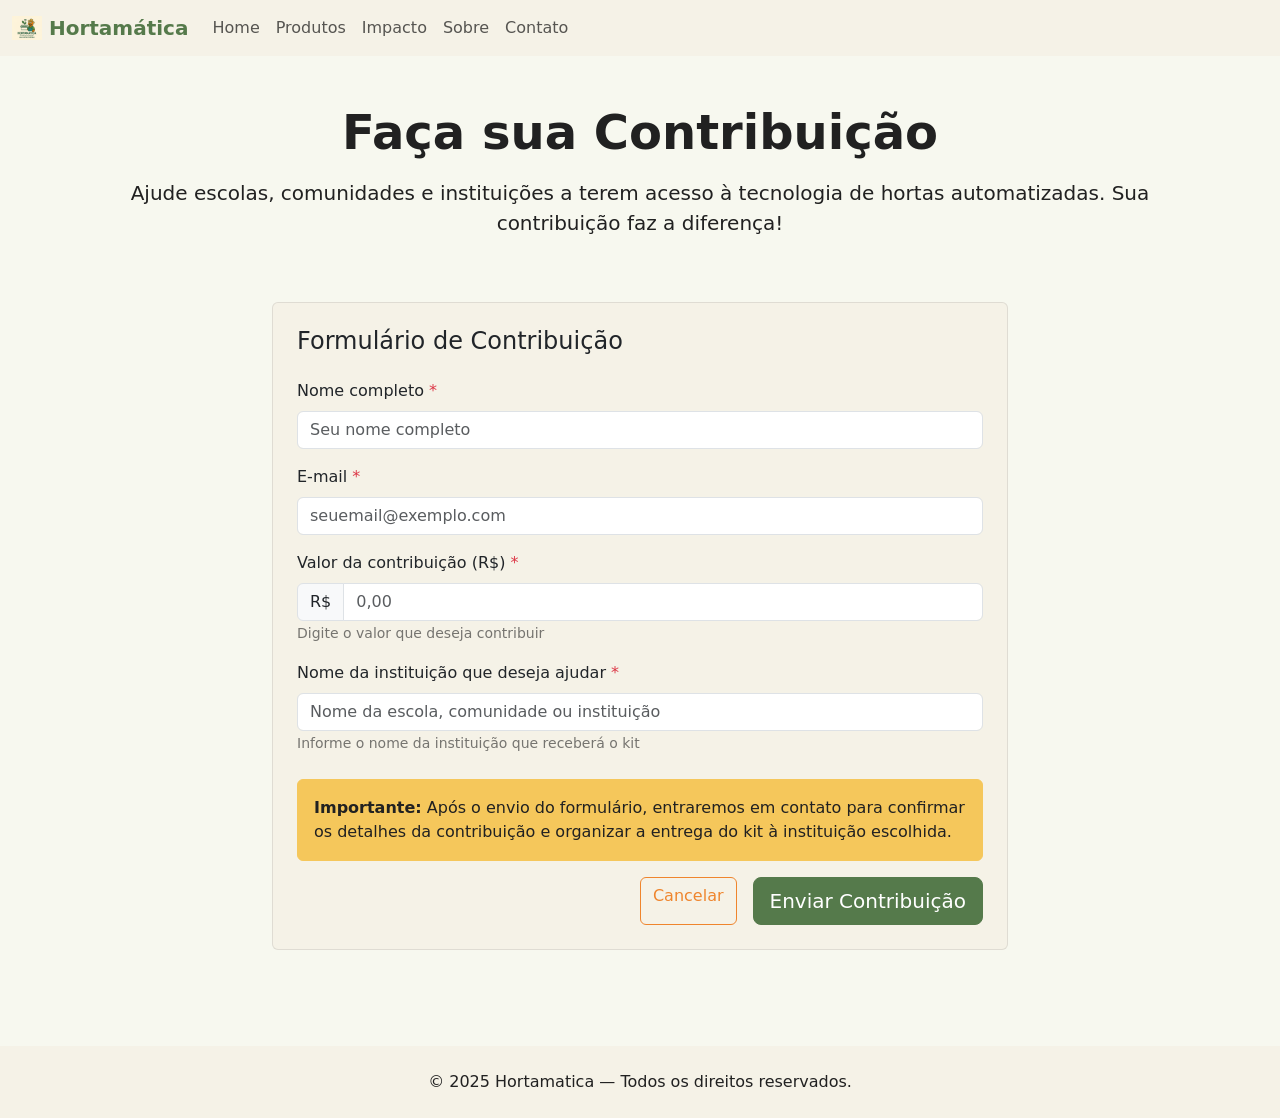
<file: contribuicao.html>
<!DOCTYPE html>
<html lang="pt-BR">

<head>
    <meta charset="UTF-8">
    <meta name="viewport" content="width=device-width, initial-scale=1.0">
    <title>Contribuir — Hortamatica</title>
    <link href="https://cdn.jsdelivr.net/npm/bootstrap@5.3.8/dist/css/bootstrap.min.css" rel="stylesheet"
        integrity="sha384-sRIl4kxILFvY47J16cr9ZwB07vP4J8+LH7qKQnuqkuIAvNWLzeN8tE5YBujZqJLB" crossorigin="anonymous">
    <link href="./assets/css/styles.css" rel="stylesheet">
</head>

<body>
    <header>
        <nav class="navbar navbar-expand-lg bg-body-tertiary">
            <div class="container-fluid">
                <a class="navbar-brand" href="index.html">
                    <img src="assets/images/Logo.png" alt="Logo" width="30" height="24"
                        class="d-inline-block align-text-top">
                    Hortamática
                </a>
                <button class="navbar-toggler" type="button" data-bs-toggle="collapse" data-bs-target="#navbarNav"
                    aria-controls="navbarNav" aria-expanded="false" aria-label="Toggle navigation">
                    <span class="navbar-toggler-icon"></span>
                </button>
                <div class="collapse navbar-collapse" id="navbarNav">
                    <ul class="navbar-nav">
                        <li class="nav-item">
                            <a class="nav-link" href="index.html">Home</a>
                        </li>
                        <li class="nav-item">
                            <a class="nav-link" href="produtos.html">Produtos</a>
                        </li>
                        <li class="nav-item">
                            <a class="nav-link" href="impacto.html">Impacto</a>
                        </li>
                        <li class="nav-item">
                            <a class="nav-link" href="sobre.html">Sobre</a>
                        </li>
                        <li class="nav-item">
                            <a class="nav-link" href="contato.html">Contato</a>
                        </li>
                    </ul>
                </div>
            </div>
        </nav>
    </header>

    <main class="bg-light py-5">
        <div class="container">
            <div class="row mb-5">
                <div class="col-12">
                    <h1 class="display-5 fw-bold text-center mb-3">Faça sua Contribuição</h1>
                    <p class="lead text-center">Ajude escolas, comunidades e instituições a terem acesso à tecnologia de hortas automatizadas. Sua contribuição faz a diferença!</p>
                </div>
            </div>

            <div class="row justify-content-center">
                <div class="col-12 col-lg-8">
                    <div class="card">
                        <div class="card-body p-4">
                            <h2 class="h4 mb-4">Formulário de Contribuição</h2>
                            <form action= "processa_contribuicao.php" method="post" class="contribution_form">
                                <div class="mb-3">
                                    <label for="nome" class="form-label">Nome completo <span class="text-danger">*</span></label>
                                    <input type="text" class="form-control" id="nome" name="nome" placeholder="Seu nome completo" required>
                                </div>

                                <div class="mb-3">
                                    <label for="email" class="form-label">E-mail <span class="text-danger">*</span></label>
                                    <input type="email" class="form-control" id="email" name="email" placeholder="seuemail@exemplo.com" required>
                                </div>

                                <div class="mb-3">
                                    <label for="valor" class="form-label">Valor da contribuição (R$) <span class="text-danger">*</span></label>
                                    <div class="input-group">
                                        <span class="input-group-text">R$</span>
                                        <input type="number" class="form-control" id="valor" name="valor" placeholder="0,00" min="0" step="0.01" required>
                                    </div>
                                    <small class="form-text text-muted">Digite o valor que deseja contribuir</small>
                                </div>

                                <div class="mb-4">
                                    <label for="instituicao" class="form-label">Nome da instituição que deseja ajudar <span class="text-danger">*</span></label>
                                    <input type="text" class="form-control" id="instituicao" name="instituicao" placeholder="Nome da escola, comunidade ou instituição" required>
                                    <small class="form-text text-muted">Informe o nome da instituição que receberá o kit</small>
                                </div>

                                <div class="alert alert-info" role="alert">
                                    <strong>Importante:</strong> Após o envio do formulário, entraremos em contato para confirmar os detalhes da contribuição e organizar a entrega do kit à instituição escolhida.
                                </div>

                                <div class="d-grid gap-2 d-md-flex justify-content-md-end">
                                    <a href="produtos.html" class="btn btn-outline-secondary me-md-2">Cancelar</a>
                                    <button type="submit" class="btn btn-primary btn-lg">Enviar Contribuição</button>
                                </div>
                            </form>
                        </div>
                    </div>
                </div>
            </div>
        </div>
    </main>

    <footer class="bg-body-tertiary mt-5">
        <div class="container py-4">
            <div class="text-center">
                <p class="mb-0">&copy; <span>2025</span> Hortamatica — Todos os direitos reservados.</p>
            </div>
        </div>
    </footer>

    <script src="https://cdn.jsdelivr.net/npm/bootstrap@5.3.8/dist/js/bootstrap.bundle.min.js"
        integrity="sha384-FKyoEForCGlyvwx9Hj09JcYn3nv7wiPVlz7YYwJrWVcXK/BmnVDxM+D2scQbITxI"
        crossorigin="anonymous"></script>
        <script src="js/script_contribuicao.js"></script>
</body>

</html>
</file>
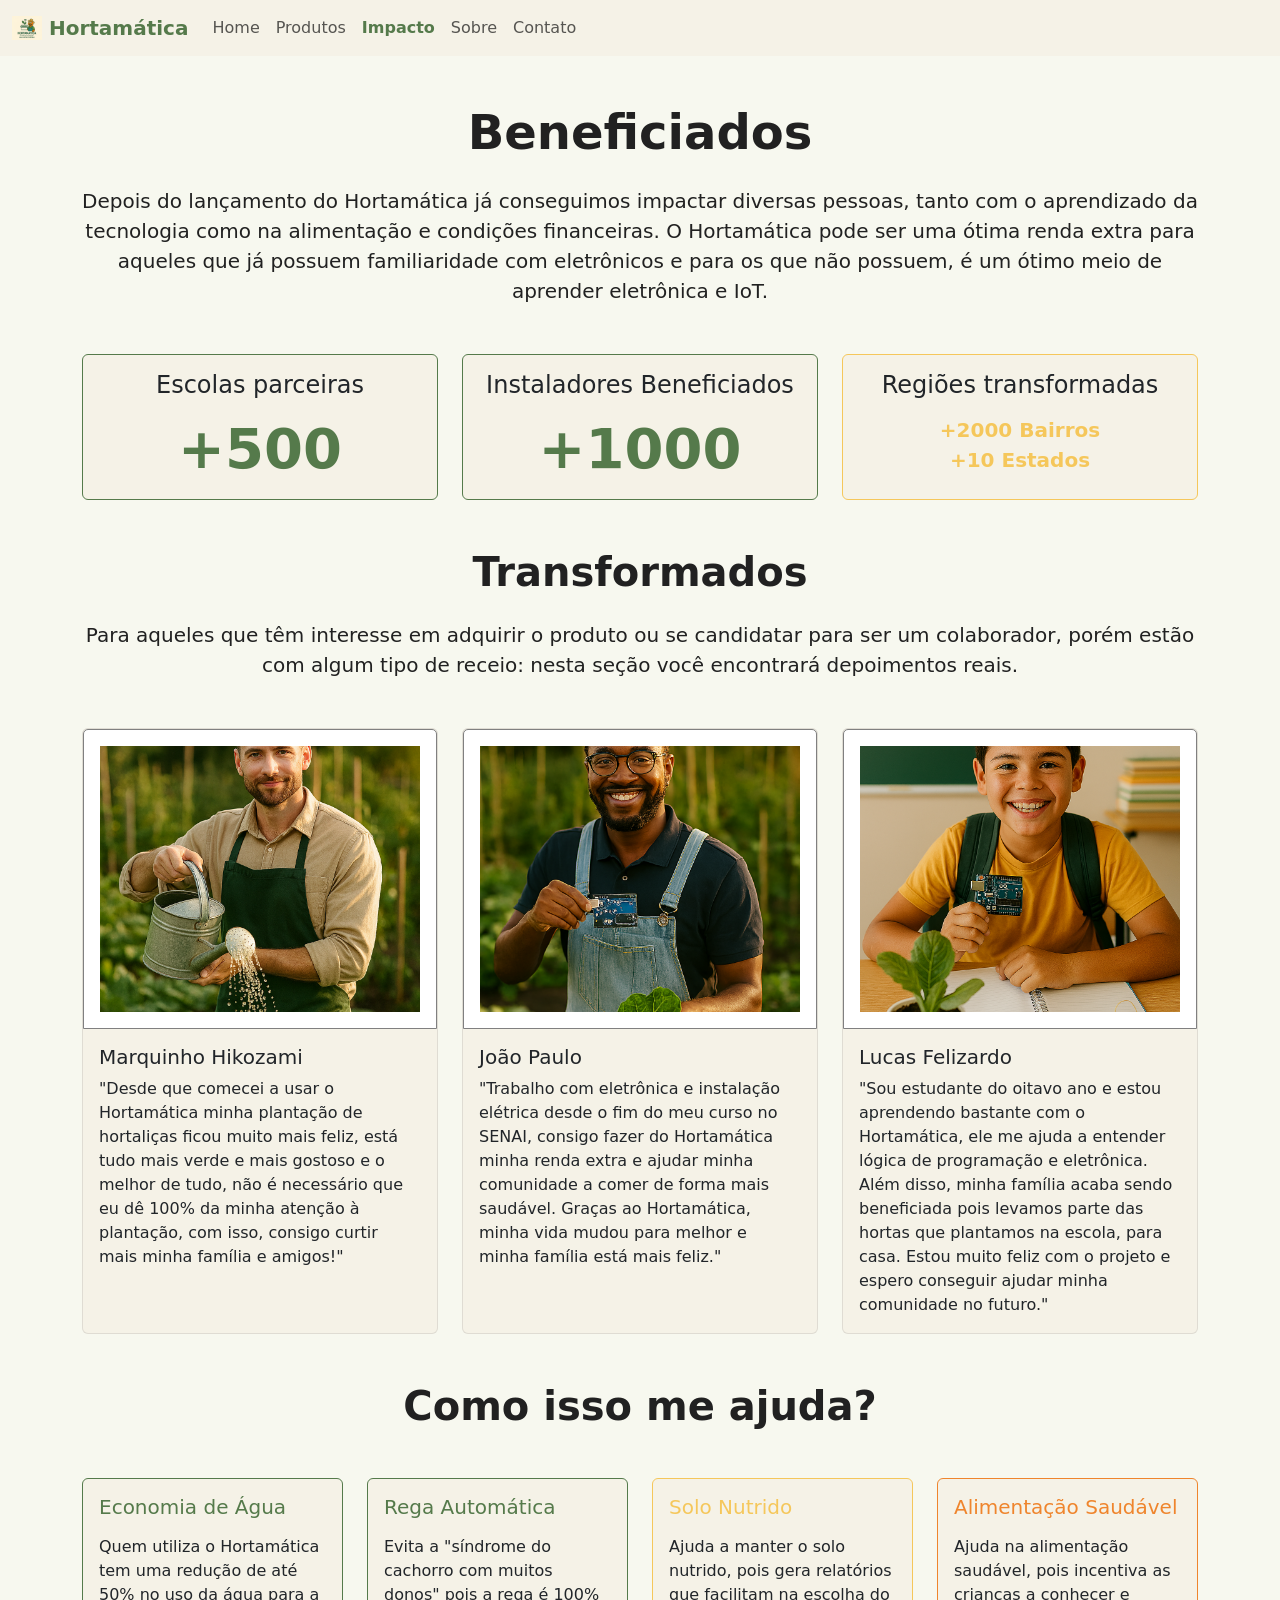
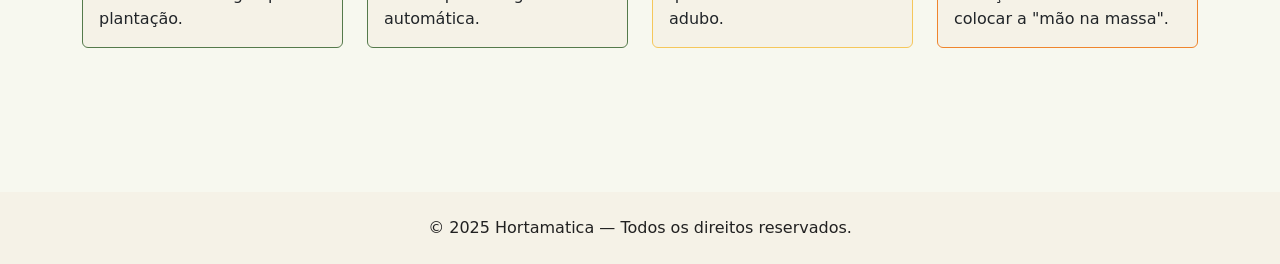
<file: impacto.html>
<!DOCTYPE html>
<html lang="pt-BR">
<head>
    <meta charset="UTF-8">
    <meta name="viewport" content="width=device-width, initial-scale=1.0">
    <title>Impacto — Hortamatica</title>
    <link href="https://cdn.jsdelivr.net/npm/bootstrap@5.3.8/dist/css/bootstrap.min.css" rel="stylesheet"
        integrity="sha384-sRIl4kxILFvY47J16cr9ZwB07vP4J8+LH7qKQnuqkuIAvNWLzeN8tE5YBujZqJLB" crossorigin="anonymous">
    <link href="./assets/css/styles.css" rel="stylesheet">
</head>
<body>
    <header>
        <nav class="navbar navbar-expand-lg bg-body-tertiary">
            <div class="container-fluid">
                <a class="navbar-brand" href="index.html">
                    <img src="assets/images/Logo.png" alt="Logo" width="30" height="24"
                        class="d-inline-block align-text-top">
                    Hortamática
                </a>
                <button class="navbar-toggler" type="button" data-bs-toggle="collapse" data-bs-target="#navbarNav"
                    aria-controls="navbarNav" aria-expanded="false" aria-label="Toggle navigation">
                    <span class="navbar-toggler-icon"></span>
                </button>
                <div class="collapse navbar-collapse" id="navbarNav">
                    <ul class="navbar-nav">
                        <li class="nav-item">
                            <a class="nav-link" href="index.html">Home</a>
                        </li>
                        <li class="nav-item">
                            <a class="nav-link" href="produtos.html">Produtos</a>
                        </li>
                        <li class="nav-item">
                            <a class="nav-link active" aria-current="page" href="impacto.html">Impacto</a>
                        </li>
                        <li class="nav-item">
                            <a class="nav-link" href="sobre.html">Sobre</a>
                        </li>
                        <li class="nav-item">
                            <a class="nav-link" href="contato.html">Contato</a>
                        </li>
                    </ul>
                </div>
            </div>
        </nav>
    </header>
    <main class="bg-light py-5">
        <div class="container">
            <section class="mb-5">
                <div class="row">
                    <div class="col-12">
                        <h1 class="display-5 fw-bold text-center mb-4">Beneficiados</h1>
                        <p class="lead text-center mb-5">Depois do lançamento do Hortamática já conseguimos impactar diversas pessoas, tanto com o aprendizado da tecnologia como na alimentação e condições financeiras. O Hortamática pode ser uma ótima renda extra para aqueles que já possuem familiaridade com eletrônicos e para os que não possuem, é um ótimo meio de aprender eletrônica e IoT.</p>
                    </div>
                </div>
                <div class="row g-4 mb-5">
                    <div class="col-12 col-md-4">
                        <div class="card text-center h-100 border-primary">
                            <div class="card-body">
                                <h3 class="card-title h4 mb-3">Escolas parceiras</h3>
                                <p class="display-4 fw-bold text-primary mb-0">+500</p>
                            </div>
                        </div>
                    </div>
                    <div class="col-12 col-md-4">
                        <div class="card text-center h-100 border-success">
                            <div class="card-body">
                                <h3 class="card-title h4 mb-3">Instaladores Beneficiados</h3>
                                <p class="display-4 fw-bold text-success mb-0">+1000</p>
                            </div>
                        </div>
                    </div>
                    <div class="col-12 col-md-4">
                        <div class="card text-center h-100 border-info">
                            <div class="card-body">
                                <h3 class="card-title h4 mb-3">Regiões transformadas</h3>
                                <ul class="list-unstyled mb-0">
                                    <li class="fs-5 fw-bold text-info">+2000 Bairros</li>
                                    <li class="fs-5 fw-bold text-info">+10 Estados</li>
                                </ul>
                            </div>
                        </div>
                    </div>
                </div>
            </section>
            <section class="mb-5">
                <div class="row">
                    <div class="col-12">
                        <h2 class="display-6 fw-bold text-center mb-4">Transformados</h2>
                        <p class="lead text-center mb-5">Para aqueles que têm interesse em adquirir o produto ou se candidatar para ser um colaborador, porém estão com algum tipo de receio: nesta seção você encontrará depoimentos reais.</p>
                    </div>
                </div>
                <div class="row g-4">
                    <div class="col-12 col-md-6 col-lg-4">
                        <div class="card h-100">
                            <img src="./assets/images/Um homem ocidental e.png" class="card-img-top" alt="Homem segurando um regador em uma horta" style="height: 300px; object-fit: cover;">
                            <div class="card-body">
                                <h3 class="card-title h5">Marquinho Hikozami</h3>
                                <p class="card-text">"Desde que comecei a usar o Hortamática minha plantação de hortaliças ficou muito mais feliz, está tudo mais verde e mais gostoso e o melhor de tudo, não é necessário que eu dê 100% da minha atenção à plantação, com isso, consigo curtir mais minha família e amigos!"</p>
                            </div>
                        </div>
                    </div>
                    <div class="col-12 col-md-6 col-lg-4">
                        <div class="card h-100">
                            <img src="./assets/images/Um técnico eletrônic.png" class="card-img-top" alt="Homem segurando um arduino do hortamática" style="height: 300px; object-fit: cover;">
                            <div class="card-body">
                                <h3 class="card-title h5">João Paulo</h3>
                                <p class="card-text">"Trabalho com eletrônica e instalação elétrica desde o fim do meu curso no SENAI, consigo fazer do Hortamática minha renda extra e ajudar minha comunidade a comer de forma mais saudável. Graças ao Hortamática, minha vida mudou para melhor e minha família está mais feliz."</p>
                            </div>
                        </div>
                    </div>
                    <div class="col-12 col-md-6 col-lg-4">
                        <div class="card h-100">
                            <img src="./assets/images/Uma criança sorriden.png" class="card-img-top" alt="Criança sorrindo com o Hortamática" style="height: 300px; object-fit: cover;">
                            <div class="card-body">
                                <h3 class="card-title h5">Lucas Felizardo</h3>
                                <p class="card-text">"Sou estudante do oitavo ano e estou aprendendo bastante com o Hortamática, ele me ajuda a entender lógica de programação e eletrônica. Além disso, minha família acaba sendo beneficiada pois levamos parte das hortas que plantamos na escola, para casa. Estou muito feliz com o projeto e espero conseguir ajudar minha comunidade no futuro."</p>
                            </div>
                        </div>
                    </div>
                </div>
            </section>
            <section class="mb-5">
                <div class="row">
                    <div class="col-12">
                        <h2 class="display-6 fw-bold text-center mb-5">Como isso me ajuda?</h2>
                    </div>
                </div>
                <div class="row g-4">
                    <div class="col-12 col-md-6 col-lg-3">
                        <div class="card h-100 border-primary">
                            <div class="card-body">
                                <h4 class="card-title h5 mb-3 text-primary">Economia de Água</h4>
                                <p class="card-text">Quem utiliza o Hortamática tem uma redução de até 50% no uso da água para a plantação.</p>
                            </div>
                        </div>
                    </div>
                    <div class="col-12 col-md-6 col-lg-3">
                        <div class="card h-100 border-success">
                            <div class="card-body">
                                <h4 class="card-title h5 mb-3 text-success">Rega Automática</h4>
                                <p class="card-text">Evita a "síndrome do cachorro com muitos donos" pois a rega é 100% automática.</p>
                            </div>
                        </div>
                    </div>
                    <div class="col-12 col-md-6 col-lg-3">
                        <div class="card h-100 border-info">
                            <div class="card-body">
                                <h4 class="card-title h5 mb-3 text-info">Solo Nutrido</h4>
                                <p class="card-text">Ajuda a manter o solo nutrido, pois gera relatórios que facilitam na escolha do adubo.</p>
                            </div>
                        </div>
                    </div>
                    <div class="col-12 col-md-6 col-lg-3">
                        <div class="card h-100 border-warning">
                            <div class="card-body">
                                <h4 class="card-title h5 mb-3 text-warning">Alimentação Saudável</h4>
                                <p class="card-text">Ajuda na alimentação saudável, pois incentiva as crianças a conhecer e colocar a "mão na massa".</p>
                            </div>
                        </div>
                    </div>
                </div>
            </section>
        </div>
    </main>

    <footer class="bg-body-tertiary mt-5">
        <div class="container py-4">
            <div class="text-center">
                <p class="mb-0">&copy; <span>2025</span> Hortamatica — Todos os direitos reservados.</p>
            </div>
        </div>
    </footer>

    <script src="https://cdn.jsdelivr.net/npm/bootstrap@5.3.8/dist/js/bootstrap.bundle.min.js"
        integrity="sha384-FKyoEForCGlyvwx9Hj09JcYn3nv7wiPVlz7YYwJrWVcXK/BmnVDxM+D2scQbITxI"
        crossorigin="anonymous"></script>
</body>
</html>
</file>
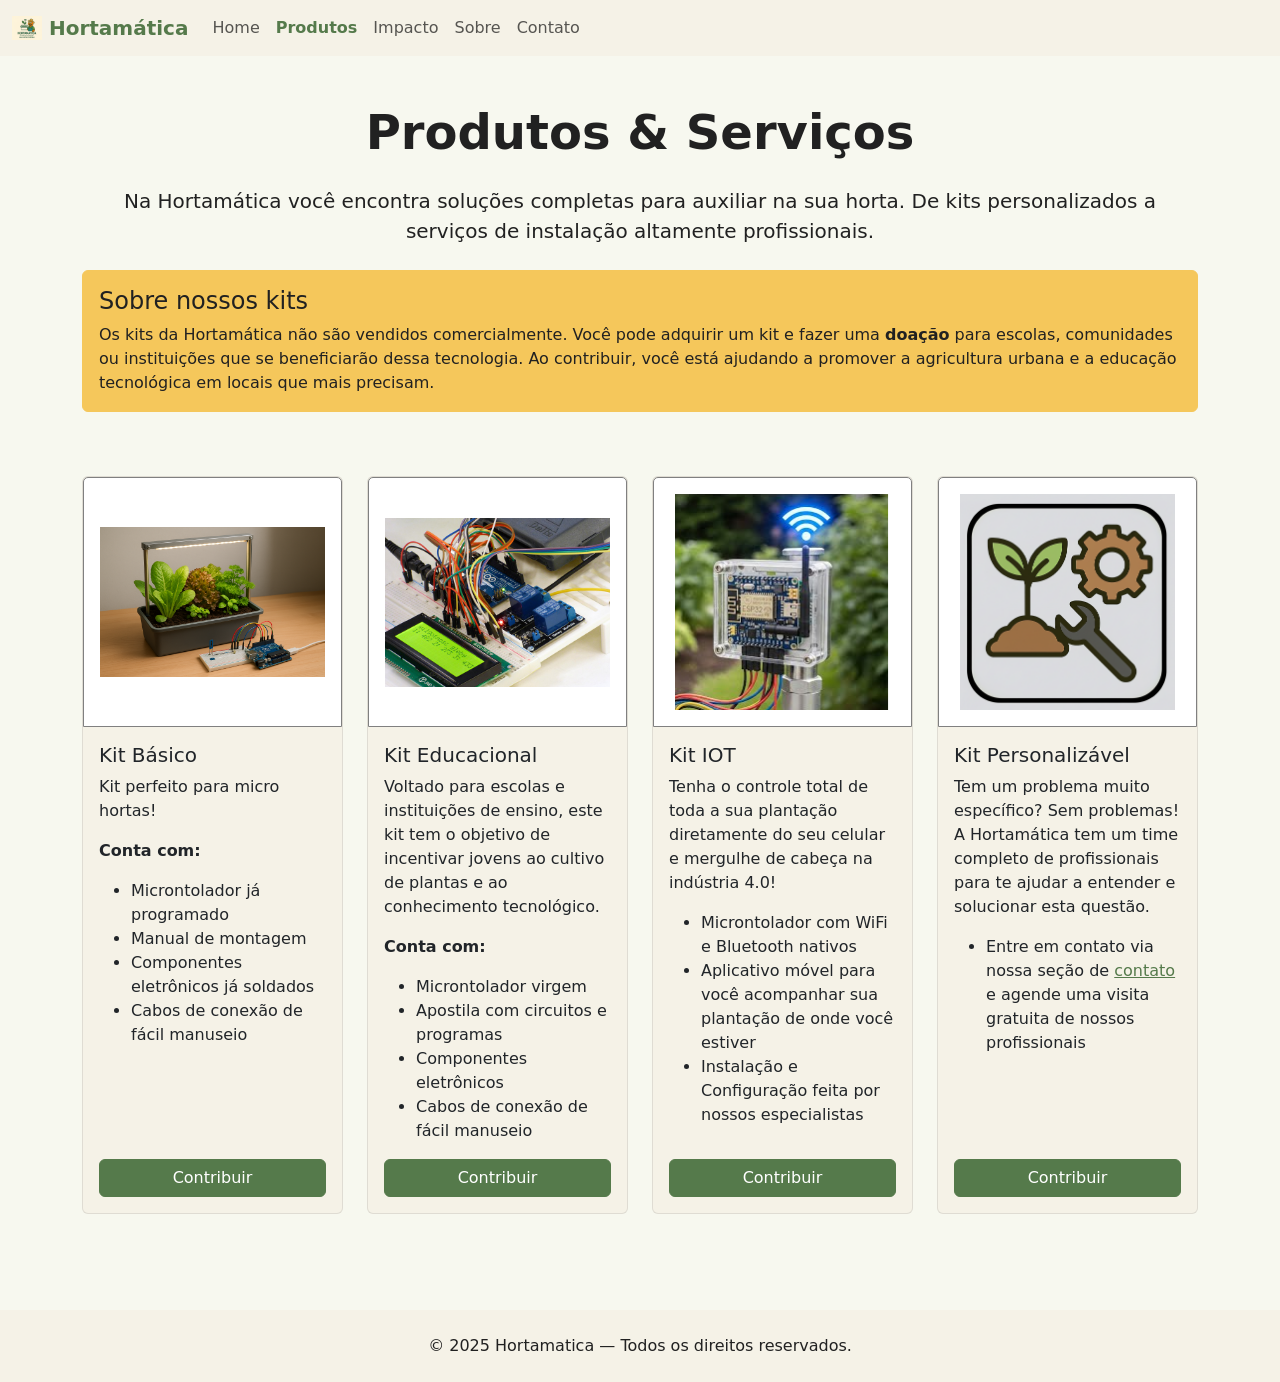
<file: produtos.html>
<!DOCTYPE html>
<html lang="pt-BR">

<head>
    <meta charset="UTF-8">
    <meta name="viewport" content="width=device-width, initial-scale=1.0">
    <title>Produtos — Hortamatica</title>
    <link href="https://cdn.jsdelivr.net/npm/bootstrap@5.3.8/dist/css/bootstrap.min.css" rel="stylesheet"
        integrity="sha384-sRIl4kxILFvY47J16cr9ZwB07vP4J8+LH7qKQnuqkuIAvNWLzeN8tE5YBujZqJLB" crossorigin="anonymous">
    <link href="./assets/css/styles.css" rel="stylesheet">
</head>

<body>

    <header>
        <nav class="navbar navbar-expand-lg bg-body-tertiary">
            <div class="container-fluid">
                <a class="navbar-brand" href="index.html">
                    <img src="assets/images/Logo.png" alt="Logo" width="30" height="24"
                        class="d-inline-block align-text-top">
                    Hortamática
                </a>
                <button class="navbar-toggler" type="button" data-bs-toggle="collapse" data-bs-target="#navbarNav"
                    aria-controls="navbarNav" aria-expanded="false" aria-label="Toggle navigation">
                    <span class="navbar-toggler-icon"></span>
                </button>
                <div class="collapse navbar-collapse" id="navbarNav">
                    <ul class="navbar-nav">
                        <li class="nav-item">
                            <a class="nav-link" href="index.html">Home</a>
                        </li>
                        <li class="nav-item">
                            <a class="nav-link active" aria-current="page" href="produtos.html">Produtos</a>
                        </li>
                        <li class="nav-item">
                            <a class="nav-link" href="impacto.html">Impacto</a>
                        </li>
                        <li class="nav-item">
                            <a class="nav-link" href="sobre.html">Sobre</a>
                        </li>
                        <li class="nav-item">
                            <a class="nav-link" href="contato.html">Contato</a>
                        </li>
                    </ul>
                </div>
            </div>
        </nav>
    </header>

    <main class="bg-light py-5">
        <div class="container">
            <div class="row mb-5">
                <div class="col-12">
                    <h1 class="display-5 fw-bold text-center mb-4">Produtos & Serviços</h1>
                    <p class="lead text-center mb-4">Na <strong>Hortamática</strong> você encontra soluções completas para auxiliar na sua horta. De kits personalizados a
                        serviços de instalação altamente profissionais.</p>
                    
                    <div class="alert alert-info" role="alert">
                        <h4 class="alert-heading">Sobre nossos kits</h4>
                        <p class="mb-0">Os kits da Hortamática não são vendidos comercialmente. Você pode adquirir um kit e fazer uma <strong>doação</strong> para escolas, comunidades ou instituições que se beneficiarão dessa tecnologia. Ao contribuir, você está ajudando a promover a agricultura urbana e a educação tecnológica em locais que mais precisam.</p>
                    </div>
                </div>
            </div>

            <div class="row g-4">
                <div class="col-12 col-md-6 col-lg-3">
                    <div class="card h-100">
                        <img src="./assets/images/kit-basico.png" class="card-img-top" alt="Kit Básico">
                        <div class="card-body d-flex flex-column">
                            <h5 class="card-title">Kit Básico</h5>
                            <p class="card-text">
                                Kit perfeito para micro hortas!
                            </p>
                            <p class="card-text"><strong>Conta com:</strong></p>
                            <ul class="mb-auto">
                                <li>Microntolador já programado</li>
                                <li>Manual de montagem</li>
                                <li>Componentes eletrônicos já soldados</li>
                                <li>Cabos de conexão de fácil manuseio</li>
                            </ul>
                            <a href="contribuicao.html" class="btn btn-primary mt-3">Contribuir</a>
                        </div>
                    </div>
                </div>
                <div class="col-12 col-md-6 col-lg-3">
                    <div class="card h-100">
                        <img src="./assets/images/kit-educacional.jpg" class="card-img-top" alt="Kit Educacional">
                        <div class="card-body d-flex flex-column">
                            <h5 class="card-title">Kit Educacional</h5>
                            <p class="card-text">Voltado para escolas e instituições de ensino, este kit tem o objetivo de
                                incentivar jovens ao cultivo de plantas e ao conhecimento tecnológico.</p>
                            <p class="card-text"><strong>Conta com:</strong></p>
                            <ul class="mb-auto">
                                <li>Microntolador virgem</li>
                                <li>Apostila com circuitos e programas</li>
                                <li>Componentes eletrônicos</li>
                                <li>Cabos de conexão de fácil manuseio</li>
                            </ul>
                            <a href="contribuicao.html" class="btn btn-primary mt-3">Contribuir</a>
                        </div>
                    </div>
                </div>
                <div class="col-12 col-md-6 col-lg-3">
                    <div class="card h-100">
                        <img src="./assets/images/kit-iot.png" class="card-img-top" alt="Kit IOT">
                        <div class="card-body d-flex flex-column">
                            <h5 class="card-title">Kit IOT</h5>
                            <p class="card-text">Tenha o controle total de toda a sua plantação diretamente do seu celular e
                                mergulhe de cabeça na indústria 4.0!</p>
                            <ul class="mb-auto">
                                <li>Microntolador com WiFi e Bluetooth nativos</li>
                                <li>Aplicativo móvel para você acompanhar sua plantação de onde você estiver</li>
                                <li>Instalação e Configuração feita por nossos especialistas</li>
                            </ul>
                            <a href="contribuicao.html" class="btn btn-primary mt-3">Contribuir</a>
                        </div>
                    </div>
                </div>
                <div class="col-12 col-md-6 col-lg-3">
                    <div class="card h-100">
                        <img src="./assets/images/kit-personalizado-borda.png" class="card-img-top" alt="Kit Personalizável">
                        <div class="card-body d-flex flex-column">
                            <h5 class="card-title">Kit Personalizável</h5>
                            <p class="card-text">Tem um problema muito específico? Sem problemas! A Hortamática tem um time
                                completo de profissionais para te ajudar a entender e solucionar esta questão.</p>
                            <ul class="mb-auto">
                                <li>Entre em contato via nossa seção de <a href="contato.html">contato</a> e agende uma
                                    visita gratuita de nossos profissionais</li>
                            </ul>
                            <a href="contribuicao.html" class="btn btn-primary mt-3">Contribuir</a>
                        </div>
                    </div>
                </div>
            </div>
        </div>
    </main>

    <footer class="bg-body-tertiary mt-5">
        <div class="container py-4">
            <div class="text-center">
                <p class="mb-0">&copy; <span>2025</span> Hortamatica — Todos os direitos reservados.</p>
            </div>
        </div>
    </footer>

    <script src="https://cdn.jsdelivr.net/npm/bootstrap@5.3.8/dist/js/bootstrap.bundle.min.js"
        integrity="sha384-FKyoEForCGlyvwx9Hj09JcYn3nv7wiPVlz7YYwJrWVcXK/BmnVDxM+D2scQbITxI"
        crossorigin="anonymous"></script>
</body>

</html>
</file>
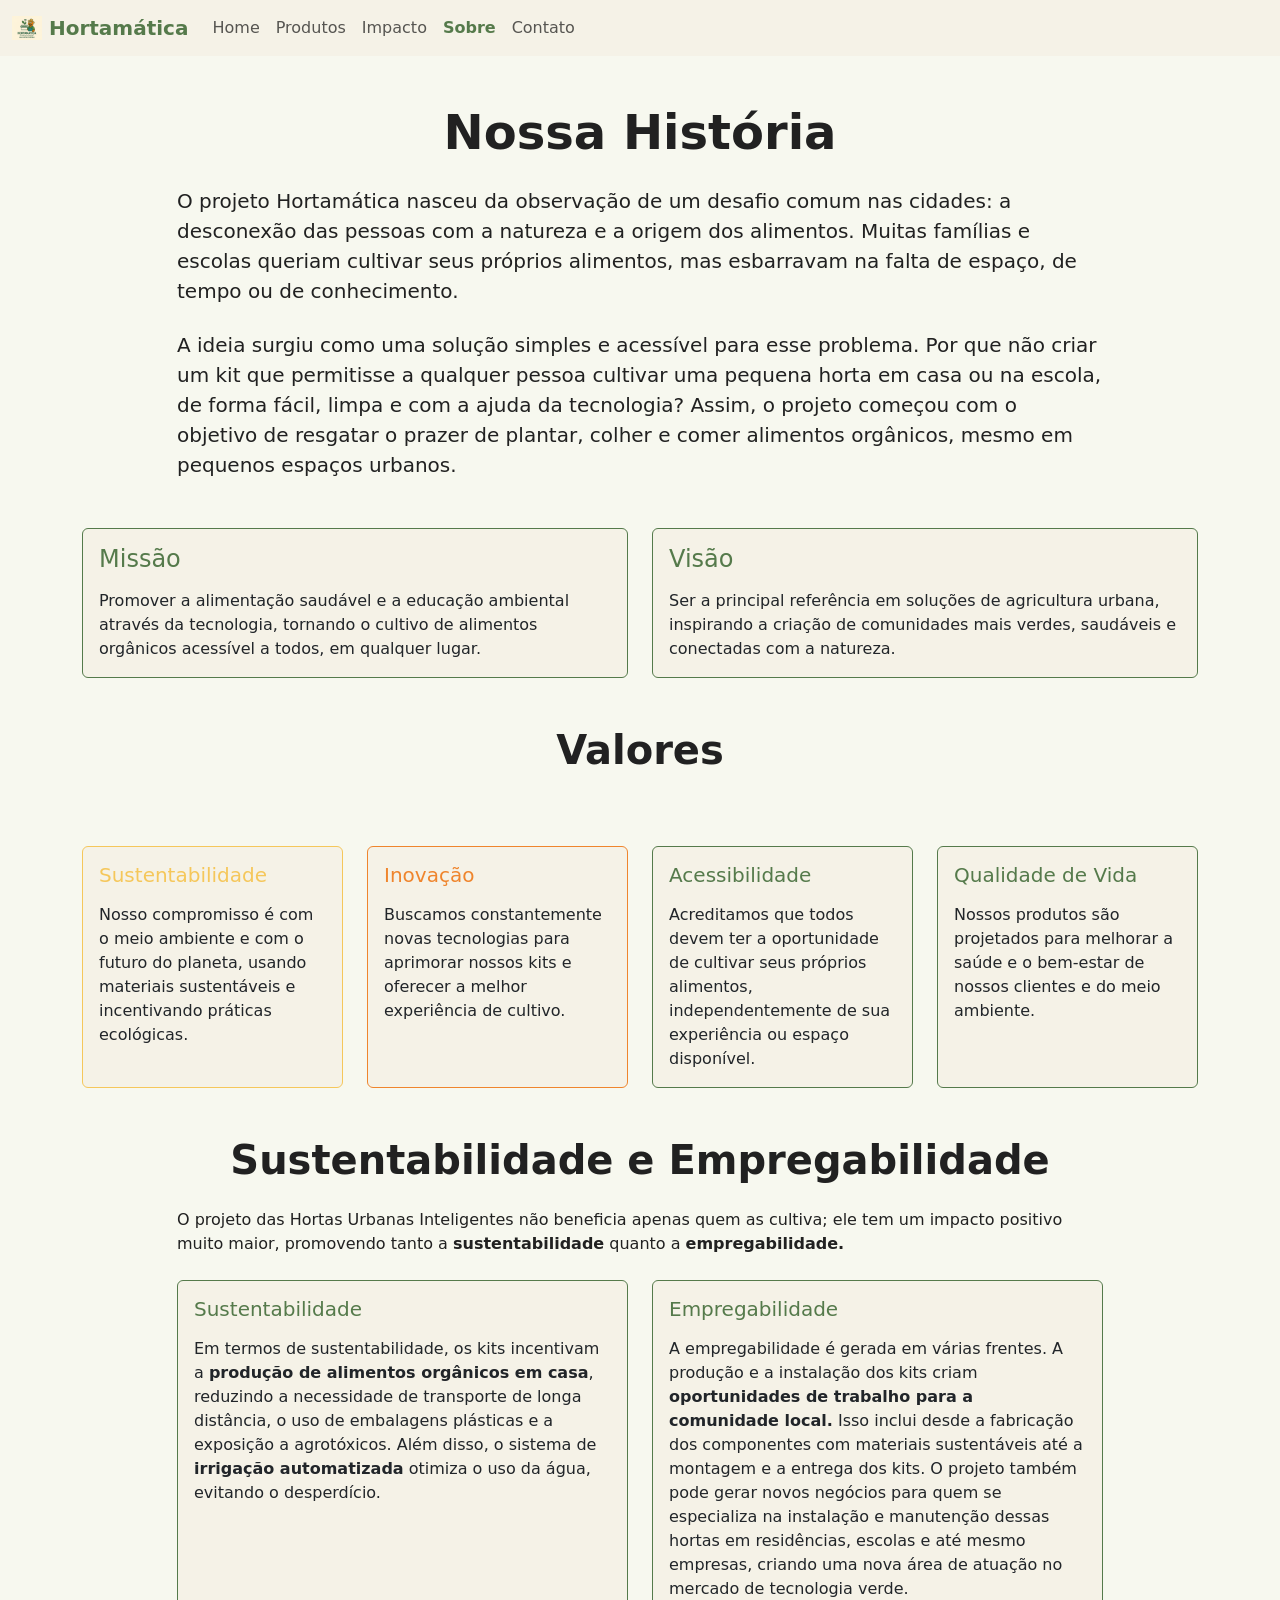
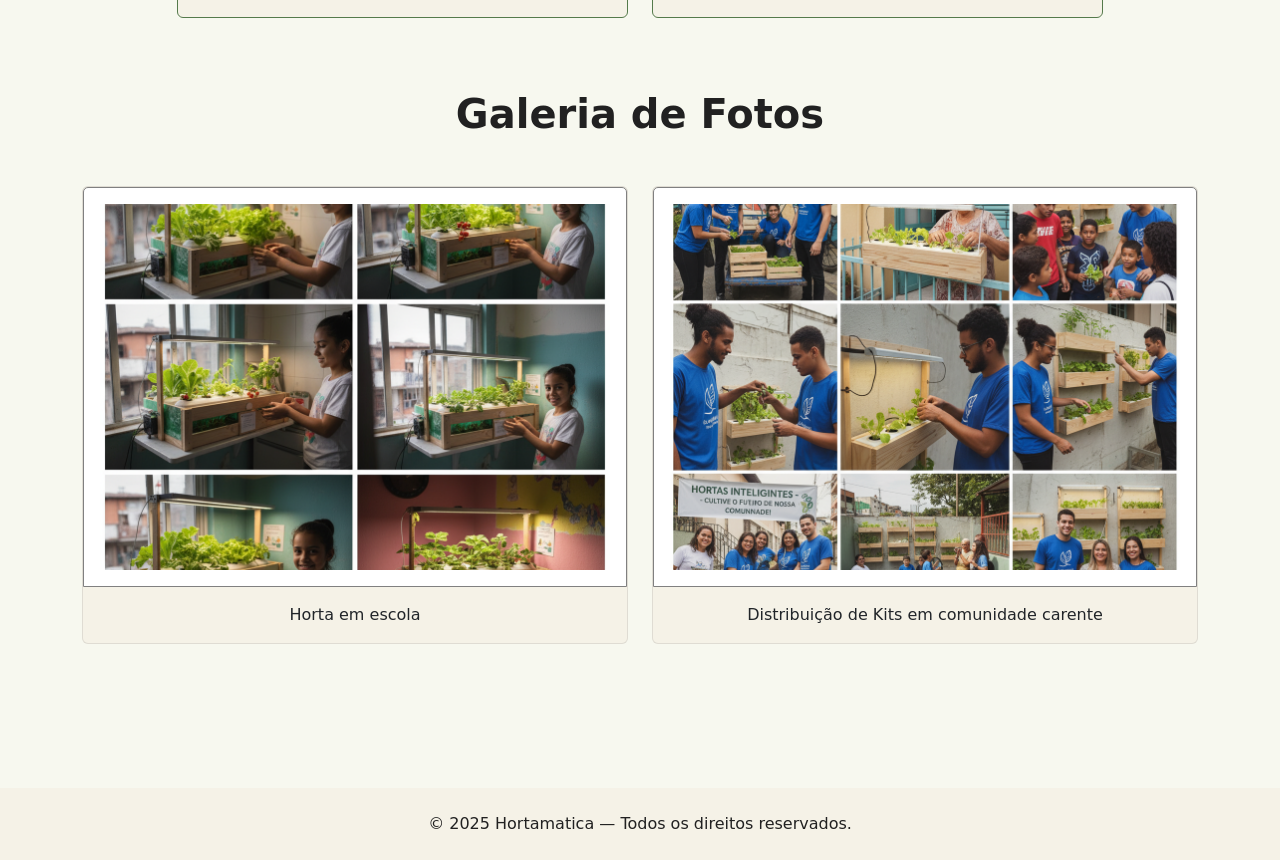
<file: sobre.html>
<!DOCTYPE html>
<html lang="pt-BR">
<head>
    <meta charset="UTF-8">
    <meta name="viewport" content="width=device-width, initial-scale=1.0">
    <title>Sobre — Hortamatica</title>
    <link href="https://cdn.jsdelivr.net/npm/bootstrap@5.3.8/dist/css/bootstrap.min.css" rel="stylesheet"
        integrity="sha384-sRIl4kxILFvY47J16cr9ZwB07vP4J8+LH7qKQnuqkuIAvNWLzeN8tE5YBujZqJLB" crossorigin="anonymous">
    <link href="./assets/css/styles.css" rel="stylesheet">
</head>
<body>
    <header>
        <nav class="navbar navbar-expand-lg bg-body-tertiary">
            <div class="container-fluid">
                <a class="navbar-brand" href="index.html">
                    <img src="assets/images/Logo.png" alt="Logo" width="30" height="24"
                        class="d-inline-block align-text-top">
                    Hortamática
                </a>
                <button class="navbar-toggler" type="button" data-bs-toggle="collapse" data-bs-target="#navbarNav"
                    aria-controls="navbarNav" aria-expanded="false" aria-label="Toggle navigation">
                    <span class="navbar-toggler-icon"></span>
                </button>
                <div class="collapse navbar-collapse" id="navbarNav">
                    <ul class="navbar-nav">
                        <li class="nav-item">
                            <a class="nav-link" href="index.html">Home</a>
                        </li>
                        <li class="nav-item">
                            <a class="nav-link" href="produtos.html">Produtos</a>
                        </li>
                        <li class="nav-item">
                            <a class="nav-link" href="impacto.html">Impacto</a>
                        </li>
                        <li class="nav-item">
                            <a class="nav-link active" aria-current="page" href="sobre.html">Sobre</a>
                        </li>
                        <li class="nav-item">
                            <a class="nav-link" href="contato.html">Contato</a>
                        </li>
                    </ul>
                </div>
            </div>
        </nav>
    </header>

    <main class="bg-light py-5">
        <div class="container">
            <section class="mb-5">
                <div class="row">
                    <div class="col-12">
                        <h1 class="display-5 fw-bold text-center mb-4">Nossa História</h1>
                        <div class="row">
                            <div class="col-12 col-lg-10 mx-auto">
                                <p class="lead mb-4">O projeto <strong>Hortamática</strong> nasceu da observação de um desafio comum nas cidades: a <strong>desconexão das pessoas com a natureza e a origem dos alimentos</strong>. Muitas famílias e escolas queriam cultivar seus próprios alimentos, mas esbarravam na <strong>falta de espaço, de tempo ou de conhecimento.</strong></p>
                                <p class="lead mb-0">A ideia surgiu como uma solução simples e acessível para esse problema. Por que não criar um kit que permitisse a qualquer pessoa cultivar uma pequena horta em casa ou na escola, de <strong>forma fácil, limpa e com a ajuda da tecnologia?</strong> Assim, o projeto começou com o objetivo de resgatar o prazer de plantar, colher e comer alimentos orgânicos, mesmo em pequenos espaços urbanos.</p>
                            </div>
                        </div>
                    </div>
                </div>
            </section>

            <section class="mb-5">
                <div class="row g-4 mb-5">
                    <div class="col-12 col-md-6">
                        <div class="card h-100 border-primary">
                            <div class="card-body">
                                <h3 class="card-title h4 mb-3 text-primary">Missão</h3>
                                <p class="card-text">Promover a alimentação saudável e a educação ambiental através da tecnologia, tornando o cultivo de alimentos orgânicos acessível a todos, em qualquer lugar.</p>
                            </div>
                        </div>
                    </div>
                    <div class="col-12 col-md-6">
                        <div class="card h-100 border-success">
                            <div class="card-body">
                                <h3 class="card-title h4 mb-3 text-success">Visão</h3>
                                <p class="card-text">Ser a principal referência em soluções de agricultura urbana, inspirando a criação de comunidades mais verdes, saudáveis e conectadas com a natureza.</p>
                            </div>
                        </div>
                    </div>
                </div>
                <div class="row g-4">
                    <div class="col-12">
                        <h2 class="display-6 fw-bold text-center mb-5">Valores</h2>
                    </div>
                    <div class="col-12 col-md-6 col-lg-3">
                        <div class="card h-100 border-info">
                            <div class="card-body">
                                <h4 class="card-title h5 mb-3 text-info">Sustentabilidade</h4>
                                <p class="card-text">Nosso compromisso é com o meio ambiente e com o futuro do planeta, usando materiais sustentáveis e incentivando práticas ecológicas.</p>
                            </div>
                        </div>
                    </div>
                    <div class="col-12 col-md-6 col-lg-3">
                        <div class="card h-100 border-warning">
                            <div class="card-body">
                                <h4 class="card-title h5 mb-3 text-warning">Inovação</h4>
                                <p class="card-text">Buscamos constantemente novas tecnologias para aprimorar nossos kits e oferecer a melhor experiência de cultivo.</p>
                            </div>
                        </div>
                    </div>
                    <div class="col-12 col-md-6 col-lg-3">
                        <div class="card h-100 border-primary">
                            <div class="card-body">
                                <h4 class="card-title h5 mb-3 text-primary">Acessibilidade</h4>
                                <p class="card-text">Acreditamos que todos devem ter a oportunidade de cultivar seus próprios alimentos, independentemente de sua experiência ou espaço disponível.</p>
                            </div>
                        </div>
                    </div>
                    <div class="col-12 col-md-6 col-lg-3">
                        <div class="card h-100 border-success">
                            <div class="card-body">
                                <h4 class="card-title h5 mb-3 text-success">Qualidade de Vida</h4>
                                <p class="card-text">Nossos produtos são projetados para melhorar a saúde e o bem-estar de nossos clientes e do meio ambiente.</p>
                            </div>
                        </div>
                    </div>
                </div>
            </section>
            <section class="mb-5">
                <div class="row">
                    <div class="col-12">
                        <h2 class="display-6 fw-bold text-center mb-4">Sustentabilidade e Empregabilidade</h2>
                    </div>
                </div>
                <div class="row">
                    <div class="col-12 col-lg-10 mx-auto">
                        <p class="mb-4">O projeto das Hortas Urbanas Inteligentes não beneficia apenas quem as cultiva; ele tem um impacto positivo muito maior, promovendo tanto a <strong>sustentabilidade</strong> quanto a <strong>empregabilidade.</strong></p>
                        <div class="row g-4 mb-4">
                            <div class="col-12 col-md-6">
                                <div class="card h-100 border-success">
                                    <div class="card-body">
                                        <h3 class="card-title h5 mb-3 text-success">Sustentabilidade</h3>
                                        <p class="card-text">Em termos de sustentabilidade, os kits incentivam a <strong>produção de alimentos orgânicos em casa</strong>, reduzindo a necessidade de transporte de longa distância, o uso de embalagens plásticas e a exposição a agrotóxicos. Além disso, o sistema de <strong>irrigação automatizada</strong> otimiza o uso da água, evitando o desperdício.</p>
                                    </div>
                                </div>
                            </div>
                            <div class="col-12 col-md-6">
                                <div class="card h-100 border-primary">
                                    <div class="card-body">
                                        <h3 class="card-title h5 mb-3 text-primary">Empregabilidade</h3>
                                        <p class="card-text">A empregabilidade é gerada em várias frentes. A produção e a instalação dos kits criam <strong>oportunidades de trabalho para a comunidade local.</strong> Isso inclui desde a fabricação dos componentes com materiais sustentáveis até a montagem e a entrega dos kits. O projeto também pode gerar novos negócios para quem se especializa na instalação e manutenção dessas hortas em residências, escolas e até mesmo empresas, criando uma nova área de atuação no mercado de tecnologia verde.</p>
                                    </div>
                                </div>
                            </div>
                        </div>
                    </div>
                </div>
            </section>

            <section class="mb-5">
                <div class="row">
                    <div class="col-12">
                        <h2 class="display-6 fw-bold text-center mb-5">Galeria de Fotos</h2>
                    </div>
                </div>
                <div class="row g-4">
                    <div class="col-12 col-md-6">
                        <div class="card">
                            <img src="./assets/images/horta-escola.png" class="card-img-top" alt="Horta em escola" style="height: 400px; object-fit: cover;">
                            <div class="card-body">
                                <p class="card-text text-center">Horta em escola</p>
                            </div>
                        </div>
                    </div>
                    <div class="col-12 col-md-6">
                        <div class="card">
                            <img src="./assets/images/horta-emprego.png" class="card-img-top" alt="Distribuição de Kits em comunidade carente" style="height: 400px; object-fit: cover;">
                            <div class="card-body">
                                <p class="card-text text-center">Distribuição de Kits em comunidade carente</p>
                            </div>
                        </div>
                    </div>
                </div>
            </section>
        </div>
    </main>

    <footer class="bg-body-tertiary mt-5">
        <div class="container py-4">
            <div class="text-center">
                <p class="mb-0">&copy; <span>2025</span> Hortamatica — Todos os direitos reservados.</p>
            </div>
        </div>
    </footer>

    <script src="https://cdn.jsdelivr.net/npm/bootstrap@5.3.8/dist/js/bootstrap.bundle.min.js"
        integrity="sha384-FKyoEForCGlyvwx9Hj09JcYn3nv7wiPVlz7YYwJrWVcXK/BmnVDxM+D2scQbITxI"
        crossorigin="anonymous"></script>
</body>
</html>
</file>
<file: assets/css/styles.css>
/* Paleta de Cores - Hortamática */
:root {
    --cor-primaria: #557A4B;        /* Verde da Horta */
    --cor-secundaria: #EF852D;      /* Laranja Vibrante */
    --cor-fundo-principal: #F7F8EF; /* Fundo Principal (Quente) */
    --cor-fundo-conteudo: #F5F2E7;  /* Fundo de Conteúdo (Creme) */
    --cor-texto: #212121;           /* Texto/Contorno (Escuro) */
    --cor-acento: #F5C75B;          /* Acento (Palha) */
}

/* Aplicação da paleta de cores */
body {
    background-color: var(--cor-fundo-principal);
    color: var(--cor-texto);
}

/* Botões principais - Verde */
.btn-primary {
    background-color: var(--cor-primaria);
    border-color: var(--cor-primaria);
    color: white;
}

.btn-primary:hover,
.btn-primary:focus,
.btn-primary:active {
    background-color: #45603a;
    border-color: #45603a;
}

/* Botões secundários - Laranja */
.btn-secondary,
.btn-outline-secondary {
    background-color: var(--cor-secundaria);
    border-color: var(--cor-secundaria);
    color: white;
}

.btn-secondary:hover,
.btn-secondary:focus,
.btn-secondary:active {
    background-color: #d6731f;
    border-color: #d6731f;
    color: white;
}

.btn-outline-secondary {
    background-color: transparent;
    color: var(--cor-secundaria);
}

.btn-outline-secondary:hover {
    background-color: var(--cor-secundaria);
    border-color: var(--cor-secundaria);
    color: white;
}

/* Botões outline primary - Verde */
.btn-outline-primary {
    color: var(--cor-primaria);
    border-color: var(--cor-primaria);
}

.btn-outline-primary:hover {
    background-color: var(--cor-primaria);
    border-color: var(--cor-primaria);
    color: white;
}

/* Links ativos */
.nav-link.active {
    color: var(--cor-primaria) !important;
    font-weight: 600;
}

.nav-link:hover {
    color: var(--cor-primaria) !important;
}

/* Cards - Fundo creme */
.card {
    background-color: var(--cor-fundo-conteudo);
    border-color: rgba(33, 33, 33, 0.1);
}

/* Main - Fundo principal */
main.bg-light {
    background-color: var(--cor-fundo-principal) !important;
}

/* Títulos de destaque */
.display-4,
.display-5,
.display-6 {
    color: var(--cor-texto);
}

/* Alertas e notificações */
.alert-info {
    background-color: var(--cor-acento);
    border-color: var(--cor-acento);
    color: var(--cor-texto);
}

/* Bordas dos cards com cores temáticas */
.border-primary {
    border-color: var(--cor-primaria) !important;
}

.border-success {
    border-color: var(--cor-primaria) !important;
}

.border-info {
    border-color: var(--cor-acento) !important;
}

.border-warning {
    border-color: var(--cor-secundaria) !important;
}

/* Textos coloridos */
.text-primary {
    color: var(--cor-primaria) !important;
}

.text-success {
    color: var(--cor-primaria) !important;
}

.text-info {
    color: var(--cor-acento) !important;
}

.text-warning {
    color: var(--cor-secundaria) !important;
}

/* Footer */
footer.bg-body-tertiary {
    background-color: var(--cor-fundo-conteudo) !important;
}

/* Navbar */
.navbar.bg-body-tertiary {
    background-color: var(--cor-fundo-conteudo) !important;
}

.navbar-brand {
    color: var(--cor-primaria) !important;
    font-weight: 600;
}

/* Formulários */
.form-control:focus,
.form-select:focus {
    border-color: var(--cor-primaria);
    box-shadow: 0 0 0 0.25rem rgba(85, 122, 75, 0.25);
}

/* Cards de estatísticas com cores */
.card.border-primary .display-4,
.card.border-success .display-4 {
    color: var(--cor-primaria);
}

.card.border-info .display-4 {
    color: var(--cor-acento);
}

/* Links */
a {
    color: var(--cor-primaria);
}

a:hover {
    color: #45603a;
}

/* Texto muted */
.text-muted {
    color: rgba(33, 33, 33, 0.6) !important;
}

/* Lead text */
.lead {
    color: var(--cor-texto);
}

#logo-header {
    height: 60px;
    margin-right: 20px;
    border-radius: 25%;
}

.title {
    text-align: center;
}

.topic {
    padding-left: 20px;

}

.paragraph {
    padding-left: 40px;
}

.img-produtos {
    border-style: solid 2px;
    border-color: black;
}

#img-borda {
    border-style: solid 2px;
    border-color: black;
}

.meus-cards {
    padding: 5%;
}

/* Carousel com altura fixa para evitar redimensionamento */
.carousel-fixed-height {
    height: 400px;
    overflow: hidden;
}

.carousel-fixed-height .carousel-inner {
    height: 100%;
}

.carousel-fixed-height .carousel-item {
    height: 100%;
}

.carousel-img {
    width: 100%;
    height: 100%;
    object-fit: cover;
}

/* Responsividade para telas menores */
@media (max-width: 768px) {
    .carousel-fixed-height {
        height: 300px;
    }
}

/* Imagens dos cards de produtos com altura fixa e fundo branco */
.card-img-top {
    height: 250px;
    object-fit: contain;
    background-color: white;
    padding: 1rem;
    border: 0.5px solid gray;
}

/* Responsividade para imagens dos cards */
@media (max-width: 768px) {
    .card-img-top {
        height: 200px;
    }
}
</file>
